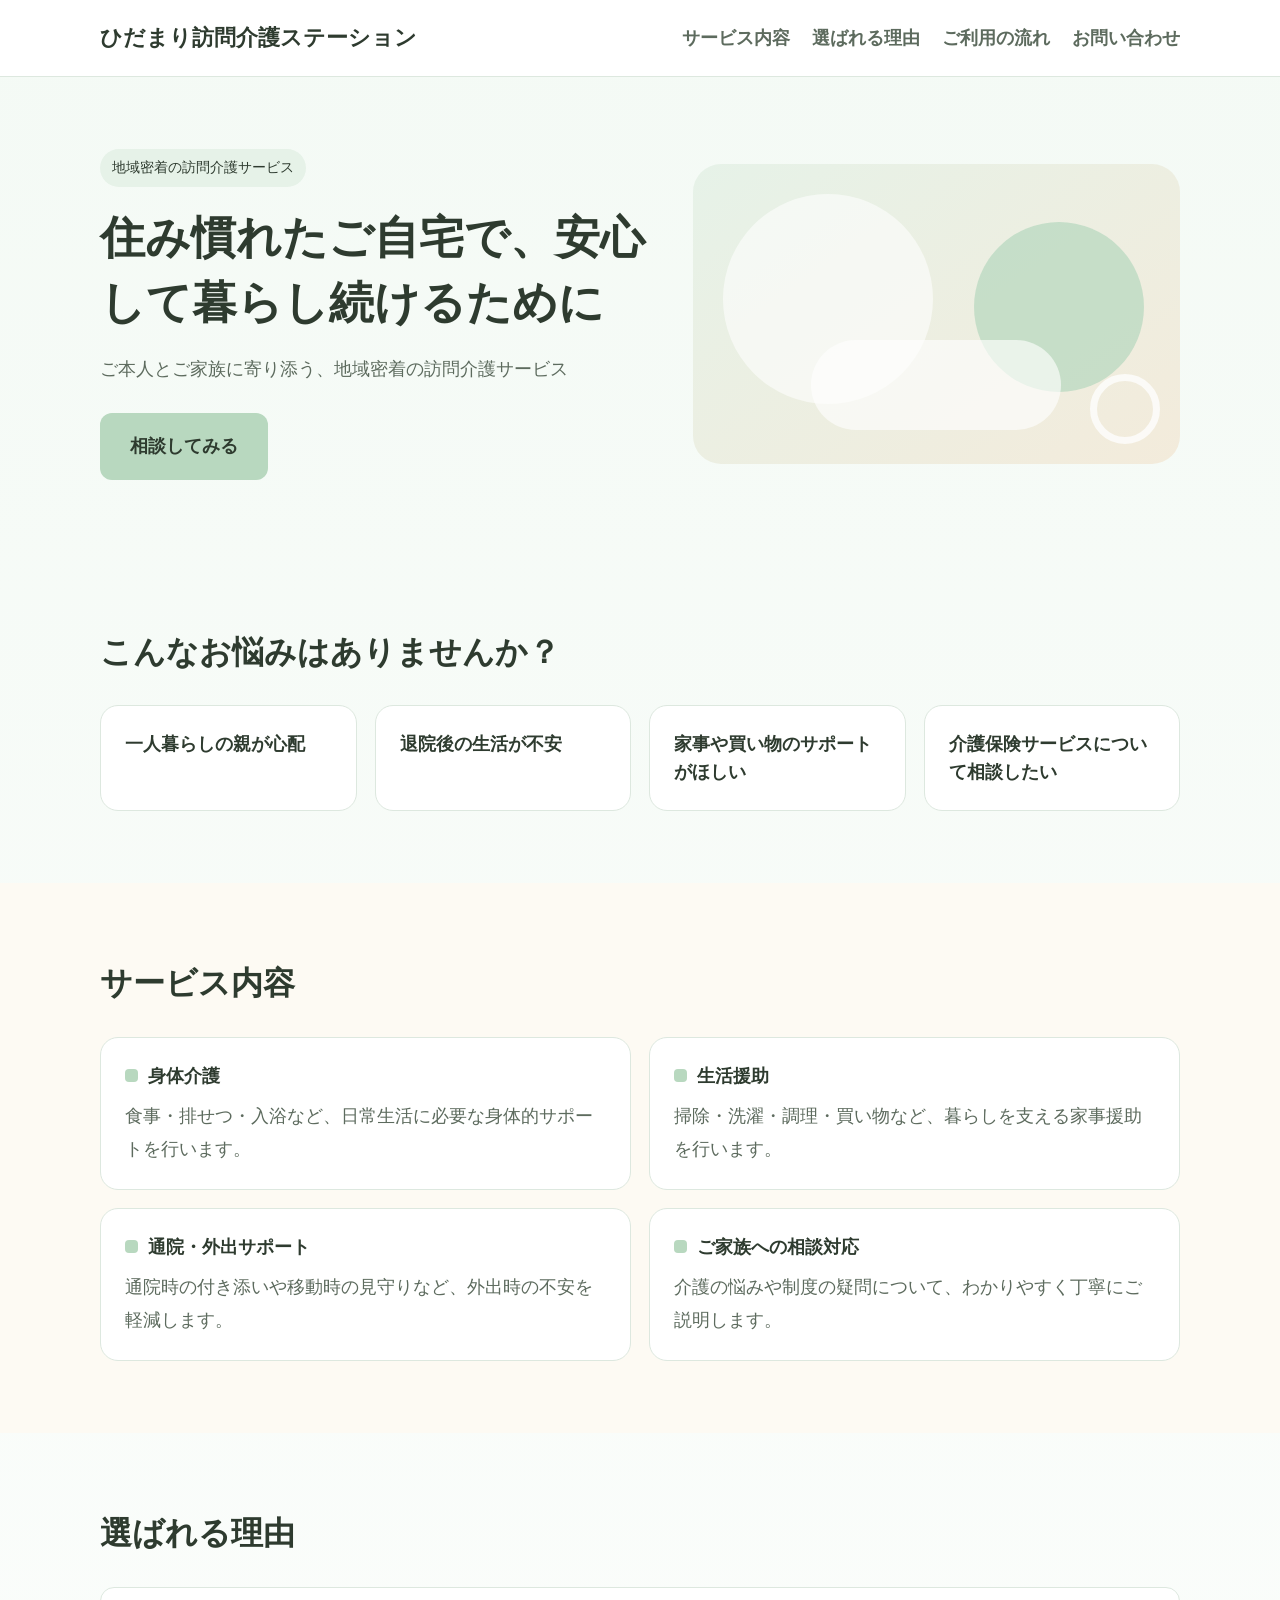
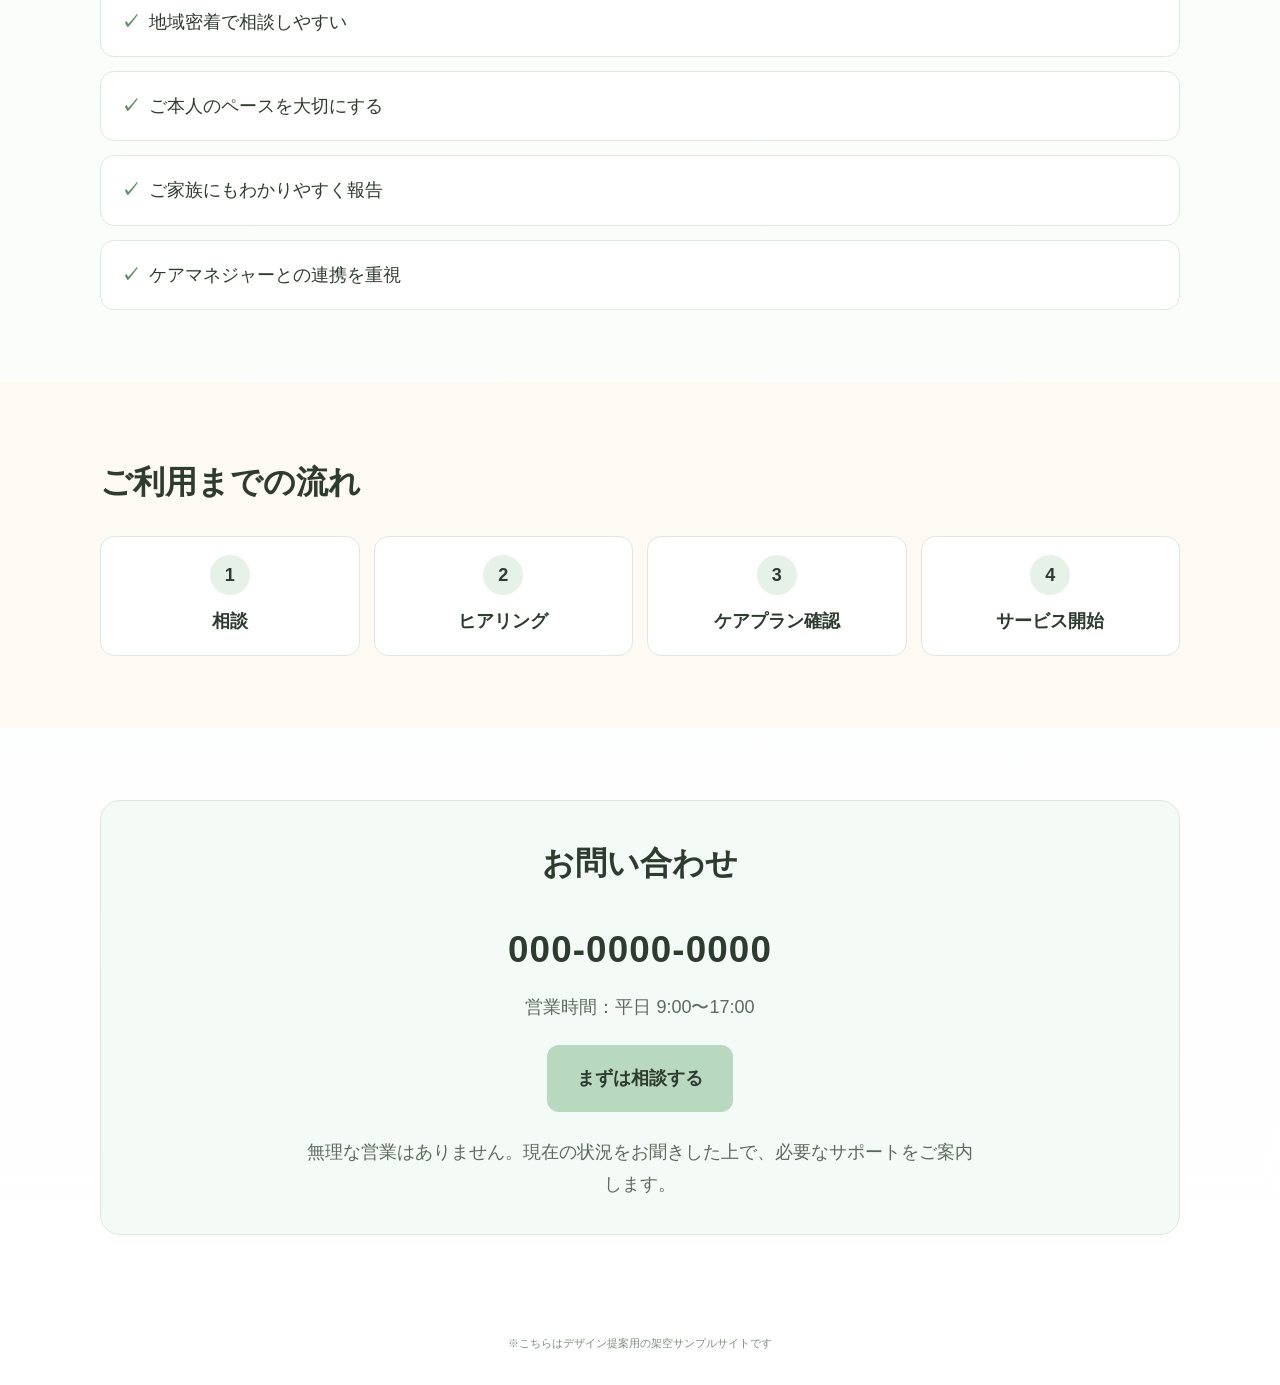
<file: index.html>
<!doctype html>
<html lang="ja">
  <head>
    <meta charset="UTF-8" />
    <meta name="viewport" content="width=device-width, initial-scale=1.0" />
    <title>ひだまり訪問介護ステーション | 架空サンプルサイト</title>
    <meta
      name="description"
      content="ひだまり訪問介護ステーションの営業用デザイン提案サンプルページです。"
    />
    <link rel="stylesheet" href="style.css" />
  </head>
  <body>
    <header class="site-header" id="top">
      <div class="container nav-wrap">
        <a href="#top" class="logo" aria-label="ひだまり訪問介護ステーション トップへ">ひだまり訪問介護ステーション</a>
        <button class="menu-toggle" id="menuToggle" aria-expanded="false" aria-controls="globalNav">メニュー</button>
        <nav id="globalNav" class="global-nav" aria-label="グローバルナビゲーション">
          <a href="#services">サービス内容</a>
          <a href="#reasons">選ばれる理由</a>
          <a href="#flow">ご利用の流れ</a>
          <a href="#contact">お問い合わせ</a>
        </nav>
      </div>
    </header>

    <main>
      <section class="hero section">
        <div class="container hero-inner">
          <div class="hero-copy">
            <p class="hero-label">地域密着の訪問介護サービス</p>
            <h1>住み慣れたご自宅で、安心して暮らし続けるために</h1>
            <p class="hero-sub">ご本人とご家族に寄り添う、地域密着の訪問介護サービス</p>
            <a class="btn" href="#contact">相談してみる</a>
          </div>
          <div class="hero-art" aria-hidden="true">
            <div class="shape shape-1"></div>
            <div class="shape shape-2"></div>
            <div class="shape shape-3"></div>
            <div class="shape shape-4"></div>
          </div>
        </div>
      </section>

      <section class="section" id="worries">
        <div class="container">
          <h2>こんなお悩みはありませんか？</h2>
          <div class="grid cards-4">
            <article class="card"><h3>一人暮らしの親が心配</h3></article>
            <article class="card"><h3>退院後の生活が不安</h3></article>
            <article class="card"><h3>家事や買い物のサポートがほしい</h3></article>
            <article class="card"><h3>介護保険サービスについて相談したい</h3></article>
          </div>
        </div>
      </section>

      <section class="section alt" id="services">
        <div class="container">
          <h2>サービス内容</h2>
          <div class="grid cards-2">
            <article class="card icon-card"><h3>身体介護</h3><p>食事・排せつ・入浴など、日常生活に必要な身体的サポートを行います。</p></article>
            <article class="card icon-card"><h3>生活援助</h3><p>掃除・洗濯・調理・買い物など、暮らしを支える家事援助を行います。</p></article>
            <article class="card icon-card"><h3>通院・外出サポート</h3><p>通院時の付き添いや移動時の見守りなど、外出時の不安を軽減します。</p></article>
            <article class="card icon-card"><h3>ご家族への相談対応</h3><p>介護の悩みや制度の疑問について、わかりやすく丁寧にご説明します。</p></article>
          </div>
        </div>
      </section>

      <section class="section" id="reasons">
        <div class="container">
          <h2>選ばれる理由</h2>
          <ul class="reason-list">
            <li>地域密着で相談しやすい</li>
            <li>ご本人のペースを大切にする</li>
            <li>ご家族にもわかりやすく報告</li>
            <li>ケアマネジャーとの連携を重視</li>
          </ul>
        </div>
      </section>

      <section class="section alt" id="flow">
        <div class="container">
          <h2>ご利用までの流れ</h2>
          <ol class="flow-list">
            <li><span>1</span>相談</li>
            <li><span>2</span>ヒアリング</li>
            <li><span>3</span>ケアプラン確認</li>
            <li><span>4</span>サービス開始</li>
          </ol>
        </div>
      </section>

      <section class="section" id="contact">
        <div class="container contact-box">
          <h2>お問い合わせ</h2>
          <p class="tel">000-0000-0000</p>
          <p class="hours">営業時間：平日 9:00〜17:00</p>
          <a class="btn" href="#top">まずは相談する</a>
          <p class="安心文">
            無理な営業はありません。現在の状況をお聞きした上で、必要なサポートをご案内します。
          </p>
        </div>
      </section>
    </main>

    <footer class="site-footer">
      <small>※こちらはデザイン提案用の架空サンプルサイトです</small>
    </footer>

    <script src="script.js"></script>
  </body>
</html>
</file>
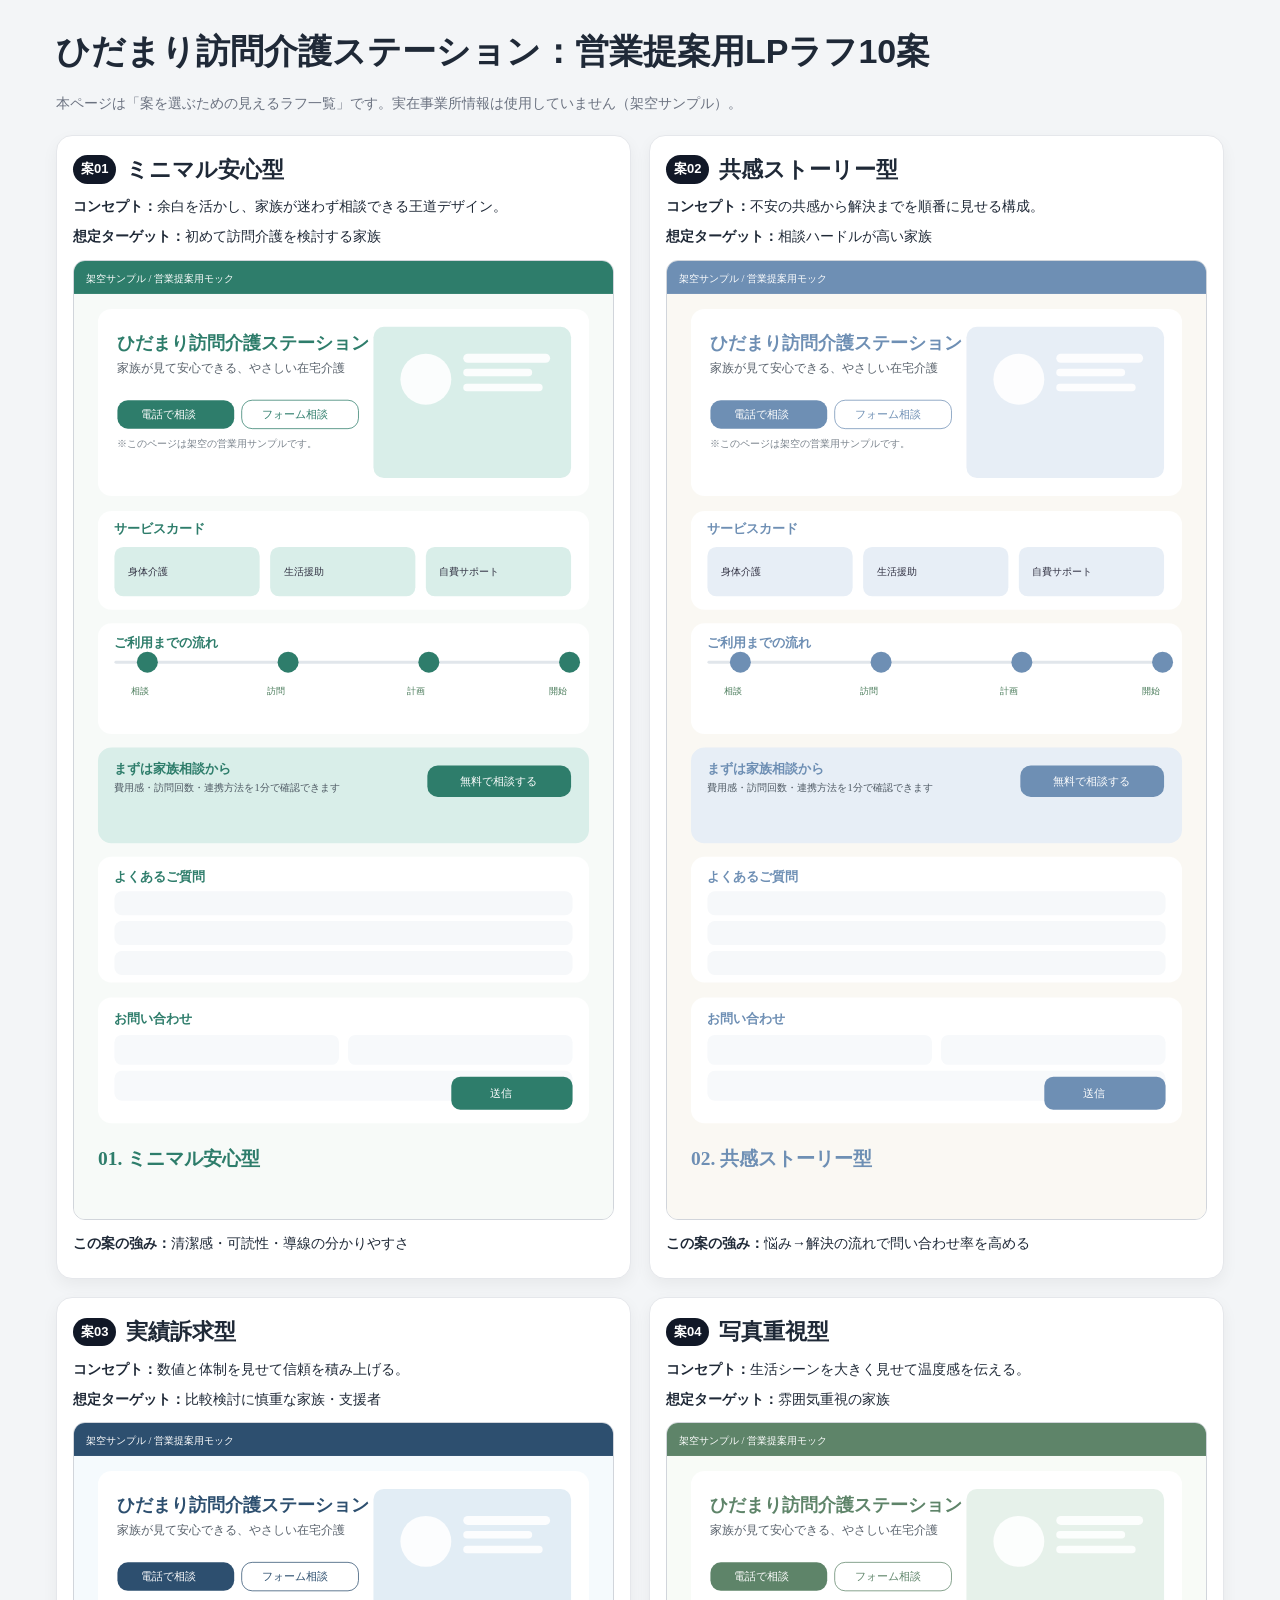
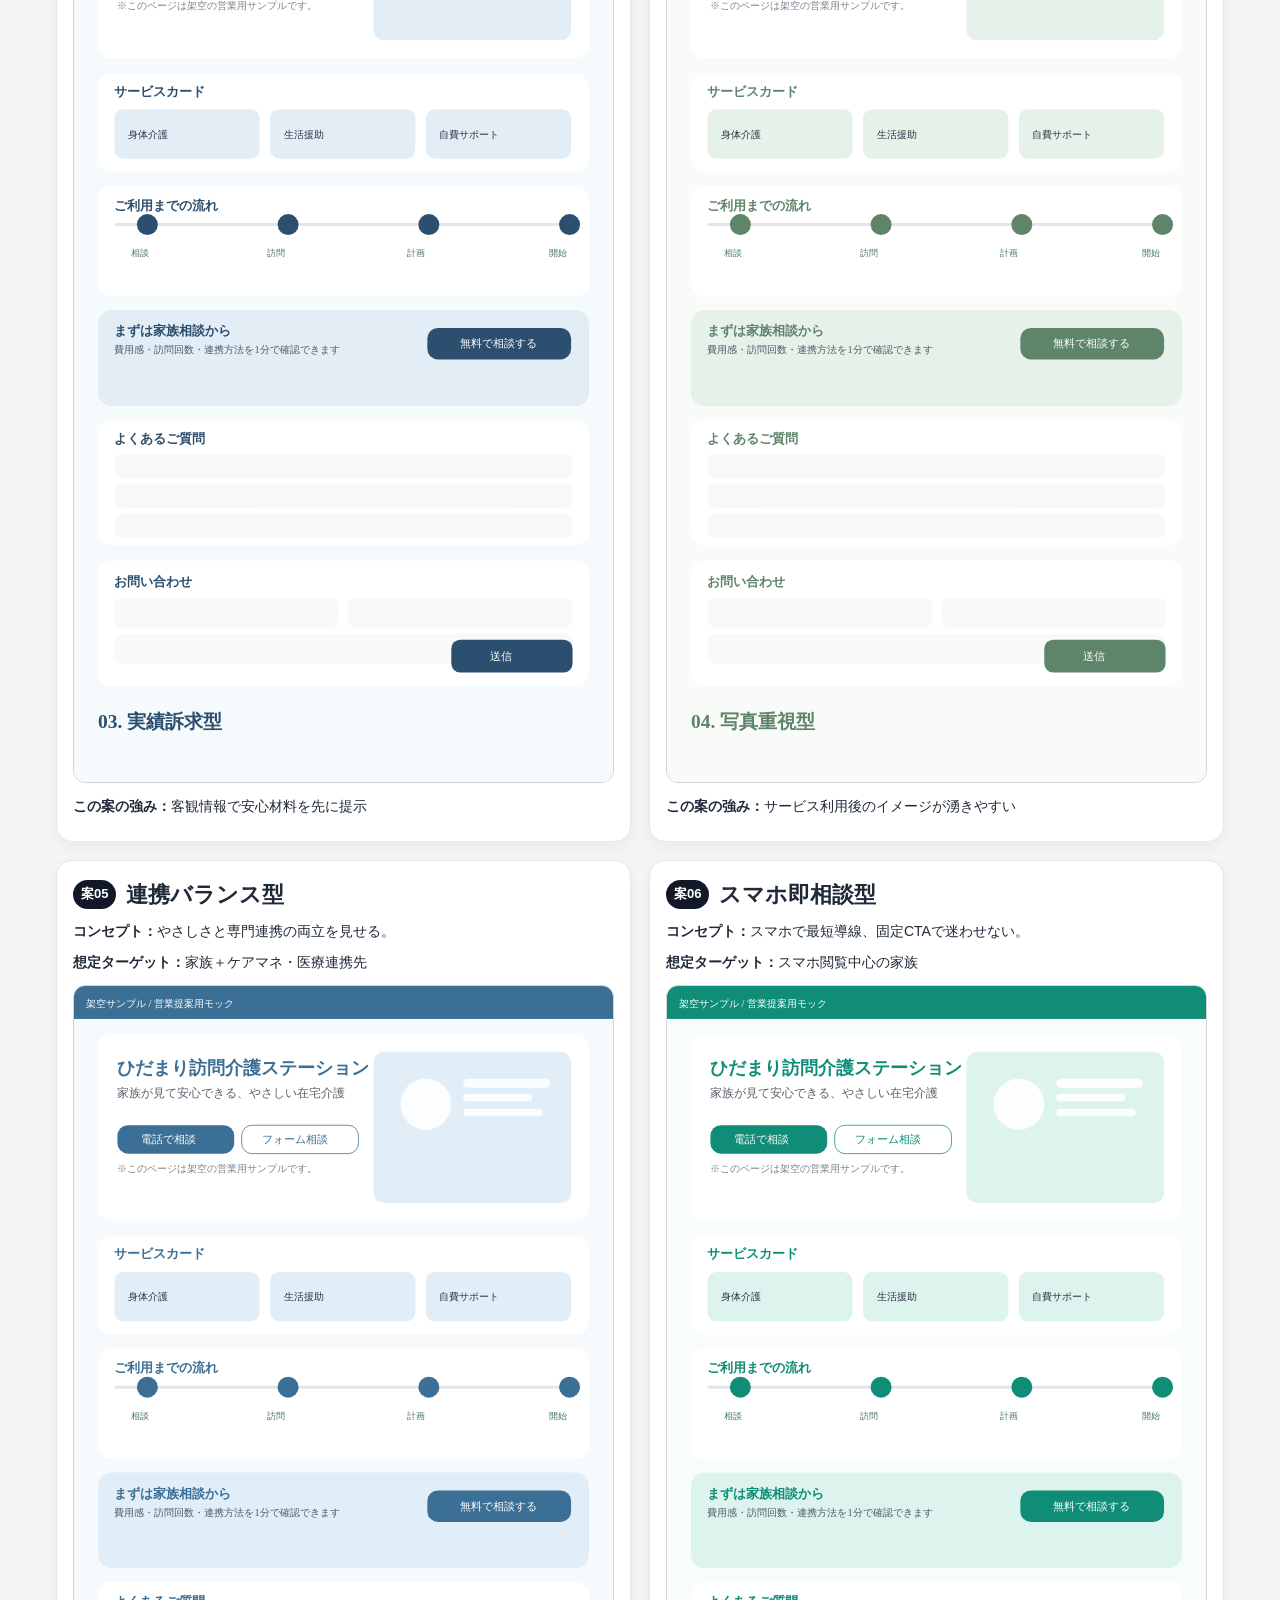
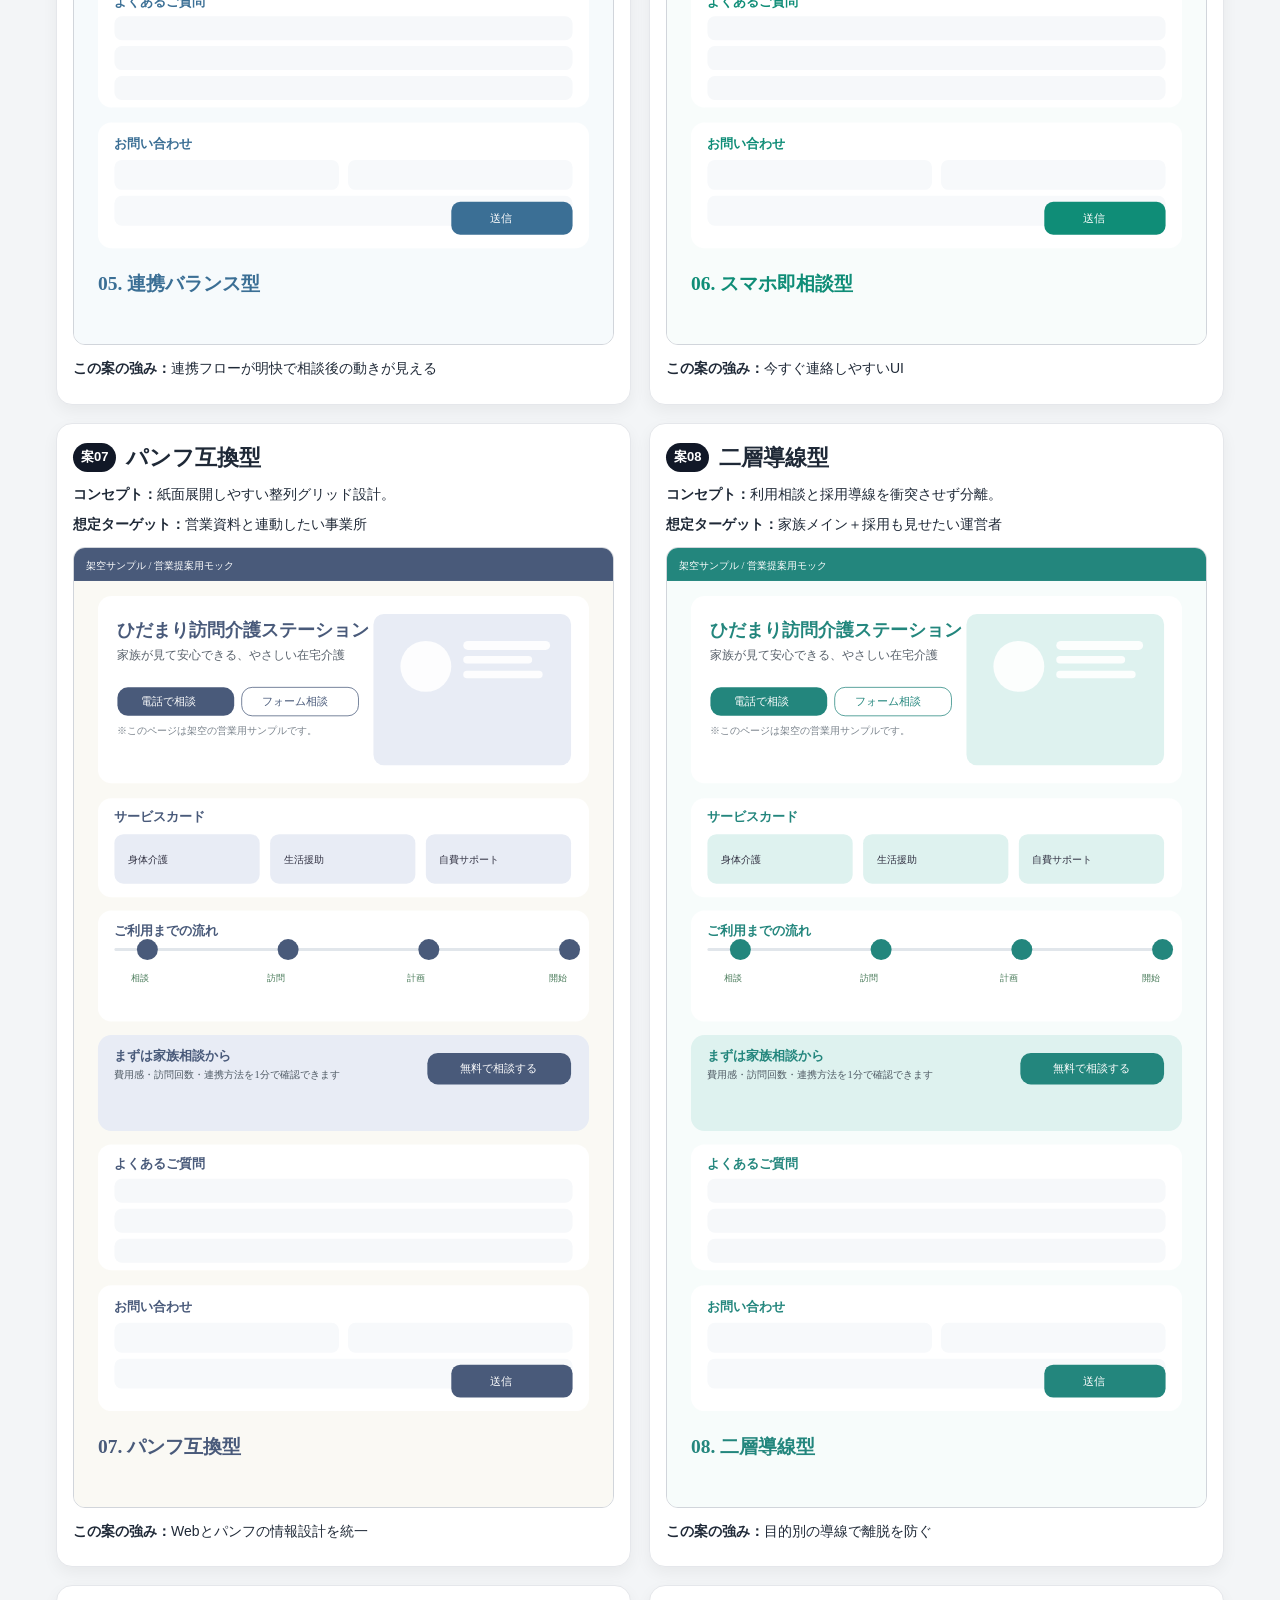
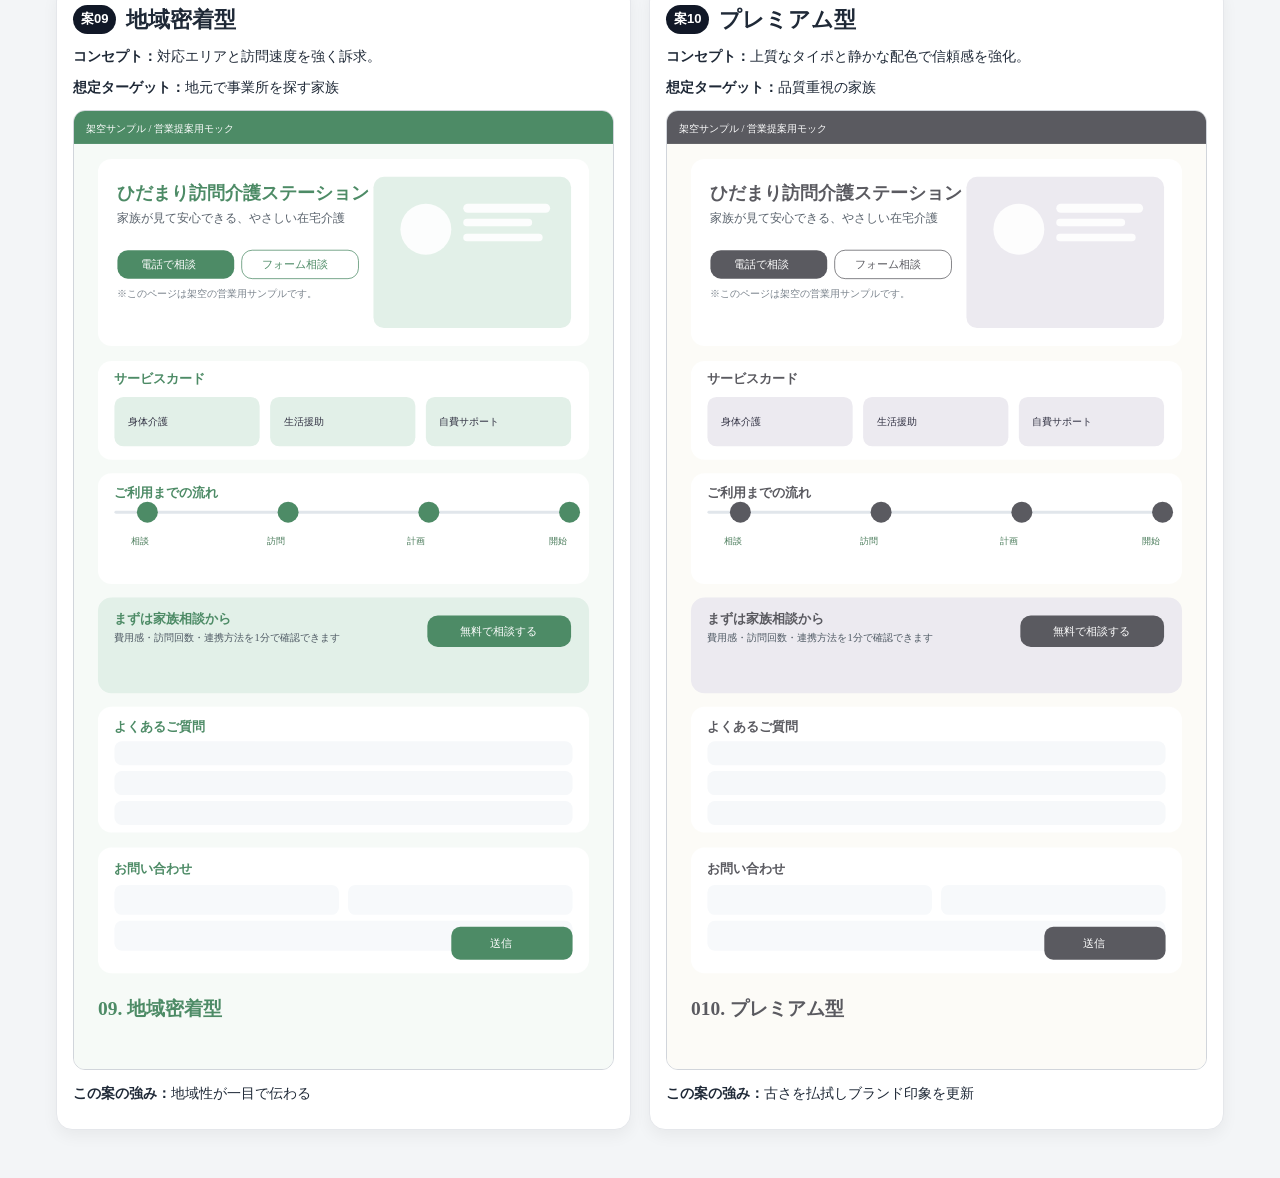
<file: design-roughs/index.html>
<!doctype html><html lang="ja"><head><meta charset="utf-8"><meta name="viewport" content="width=device-width,initial-scale=1"><title>ひだまり訪問介護ステーション LPラフ10案</title>
<style>
:root{--bg:#f3f5f7;--card:#fff;--txt:#1f2937;--muted:#6b7280;}
*{box-sizing:border-box} body{margin:0;background:var(--bg);color:var(--txt);font-family:"Hiragino Kaku Gothic ProN","Yu Gothic",sans-serif;line-height:1.6}
.wrap{max-width:1200px;margin:auto;padding:24px 16px 48px}
header{margin-bottom:20px} h1{font-size:clamp(24px,3vw,34px);margin:0 0 8px} .note{font-size:14px;color:var(--muted)}
.grid{display:grid;grid-template-columns:repeat(2,minmax(0,1fr));gap:18px}
.card{background:var(--card);border:1px solid #e5e7eb;border-radius:16px;padding:16px;box-shadow:0 6px 16px rgba(0,0,0,.05)}
.card h2{font-size:22px;margin:0 0 8px;display:flex;gap:10px;align-items:center} .num{font-size:13px;background:#111827;color:#fff;padding:4px 8px;border-radius:999px}
.card p{margin:8px 0;font-size:14px} .mock{margin:12px 0;border-radius:12px;overflow:hidden;border:1px solid #d1d5db;background:#fafafa}
.mock img{display:block;width:100%;height:auto}
@media (max-width:900px){.grid{grid-template-columns:1fr} .card h2{font-size:20px}}
</style></head><body><main class="wrap"><header><h1>ひだまり訪問介護ステーション：営業提案用LPラフ10案</h1><p class="note">本ページは「案を選ぶための見えるラフ一覧」です。実在事業所情報は使用していません（架空サンプル）。</p></header><section class="grid"><article class="card">
<h2><span class="num">案01</span>ミニマル安心型</h2>
<p><b>コンセプト：</b>余白を活かし、家族が迷わず相談できる王道デザイン。</p>
<p><b>想定ターゲット：</b>初めて訪問介護を検討する家族</p>
<div class="mock"><img src="rough_01.svg" alt="ミニマル安心型のLPビジュアルラフ"></div>
<p><b>この案の強み：</b>清潔感・可読性・導線の分かりやすさ</p>
</article>
<article class="card">
<h2><span class="num">案02</span>共感ストーリー型</h2>
<p><b>コンセプト：</b>不安の共感から解決までを順番に見せる構成。</p>
<p><b>想定ターゲット：</b>相談ハードルが高い家族</p>
<div class="mock"><img src="rough_02.svg" alt="共感ストーリー型のLPビジュアルラフ"></div>
<p><b>この案の強み：</b>悩み→解決の流れで問い合わせ率を高める</p>
</article>
<article class="card">
<h2><span class="num">案03</span>実績訴求型</h2>
<p><b>コンセプト：</b>数値と体制を見せて信頼を積み上げる。</p>
<p><b>想定ターゲット：</b>比較検討に慎重な家族・支援者</p>
<div class="mock"><img src="rough_03.svg" alt="実績訴求型のLPビジュアルラフ"></div>
<p><b>この案の強み：</b>客観情報で安心材料を先に提示</p>
</article>
<article class="card">
<h2><span class="num">案04</span>写真重視型</h2>
<p><b>コンセプト：</b>生活シーンを大きく見せて温度感を伝える。</p>
<p><b>想定ターゲット：</b>雰囲気重視の家族</p>
<div class="mock"><img src="rough_04.svg" alt="写真重視型のLPビジュアルラフ"></div>
<p><b>この案の強み：</b>サービス利用後のイメージが湧きやすい</p>
</article>
<article class="card">
<h2><span class="num">案05</span>連携バランス型</h2>
<p><b>コンセプト：</b>やさしさと専門連携の両立を見せる。</p>
<p><b>想定ターゲット：</b>家族＋ケアマネ・医療連携先</p>
<div class="mock"><img src="rough_05.svg" alt="連携バランス型のLPビジュアルラフ"></div>
<p><b>この案の強み：</b>連携フローが明快で相談後の動きが見える</p>
</article>
<article class="card">
<h2><span class="num">案06</span>スマホ即相談型</h2>
<p><b>コンセプト：</b>スマホで最短導線、固定CTAで迷わせない。</p>
<p><b>想定ターゲット：</b>スマホ閲覧中心の家族</p>
<div class="mock"><img src="rough_06.svg" alt="スマホ即相談型のLPビジュアルラフ"></div>
<p><b>この案の強み：</b>今すぐ連絡しやすいUI</p>
</article>
<article class="card">
<h2><span class="num">案07</span>パンフ互換型</h2>
<p><b>コンセプト：</b>紙面展開しやすい整列グリッド設計。</p>
<p><b>想定ターゲット：</b>営業資料と連動したい事業所</p>
<div class="mock"><img src="rough_07.svg" alt="パンフ互換型のLPビジュアルラフ"></div>
<p><b>この案の強み：</b>Webとパンフの情報設計を統一</p>
</article>
<article class="card">
<h2><span class="num">案08</span>二層導線型</h2>
<p><b>コンセプト：</b>利用相談と採用導線を衝突させず分離。</p>
<p><b>想定ターゲット：</b>家族メイン＋採用も見せたい運営者</p>
<div class="mock"><img src="rough_08.svg" alt="二層導線型のLPビジュアルラフ"></div>
<p><b>この案の強み：</b>目的別の導線で離脱を防ぐ</p>
</article>
<article class="card">
<h2><span class="num">案09</span>地域密着型</h2>
<p><b>コンセプト：</b>対応エリアと訪問速度を強く訴求。</p>
<p><b>想定ターゲット：</b>地元で事業所を探す家族</p>
<div class="mock"><img src="rough_09.svg" alt="地域密着型のLPビジュアルラフ"></div>
<p><b>この案の強み：</b>地域性が一目で伝わる</p>
</article>
<article class="card">
<h2><span class="num">案10</span>プレミアム型</h2>
<p><b>コンセプト：</b>上質なタイポと静かな配色で信頼感を強化。</p>
<p><b>想定ターゲット：</b>品質重視の家族</p>
<div class="mock"><img src="rough_10.svg" alt="プレミアム型のLPビジュアルラフ"></div>
<p><b>この案の強み：</b>古さを払拭しブランド印象を更新</p>
</article>
</section></main></body></html>
</file>
<file: style.css>
:root {
  --white: #ffffff;
  --green-50: #f4faf5;
  --green-100: #e6f2e8;
  --green-300: #b8d8bf;
  --beige-50: #fdfaf3;
  --beige-100: #f3ebdb;
  --text: #2e3b2f;
  --muted: #5d6b5e;
  --line: #dde8df;
}

* { box-sizing: border-box; }
html { scroll-behavior: smooth; }
body {
  margin: 0;
  font-family: "Hiragino Kaku Gothic ProN", "Yu Gothic", "Meiryo", sans-serif;
  color: var(--text);
  background: linear-gradient(180deg, var(--green-50), var(--white));
  line-height: 1.8;
  font-size: 18px;
}

.container { width: min(1080px, 92%); margin-inline: auto; }
.section { padding: 72px 0; }
.alt { background: var(--beige-50); }

.site-header {
  position: sticky; top: 0; z-index: 10;
  background: rgba(255,255,255,0.96);
  border-bottom: 1px solid var(--line);
}
.nav-wrap { display: flex; align-items: center; justify-content: space-between; gap: 16px; min-height: 76px; }
.logo { color: var(--text); text-decoration: none; font-weight: 700; font-size: clamp(1rem, 2.2vw, 1.35rem); }
.global-nav { display: flex; gap: 22px; }
.global-nav a { text-decoration: none; color: var(--muted); font-weight: 600; }
.global-nav a:hover { color: var(--text); }
.menu-toggle { display: none; }

.hero-inner { display: grid; grid-template-columns: 1.15fr 1fr; gap: 32px; align-items: center; }
.hero-label { display:inline-block; padding: 6px 12px; border-radius: 999px; background: var(--green-100); margin: 0 0 18px; font-size: 0.9rem; }
h1 { font-size: clamp(1.7rem, 4.3vw, 2.8rem); line-height: 1.45; margin: 0 0 18px; }
.hero-sub { color: var(--muted); margin: 0 0 28px; }

.btn {
  display: inline-block; text-decoration: none; color: var(--text); background: var(--green-300);
  padding: 15px 28px; border-radius: 12px; font-weight: 700; border: 2px solid transparent;
}
.btn:hover { background: #abd0b3; }
.btn:focus-visible { outline: none; border-color: #84b290; }

.hero-art {
  min-height: 300px; border-radius: 28px;
  background: linear-gradient(145deg, var(--green-100), var(--beige-100));
  position: relative; overflow: hidden;
}
.shape { position: absolute; border-radius: 999px; opacity: 0.9; }
.shape-1 { width: 210px; height: 210px; background: rgba(255,255,255,.65); top: 30px; left: 30px; }
.shape-2 { width: 170px; height: 170px; background: rgba(184,216,191,.8); right: 36px; top: 58px; }
.shape-3 { width: 250px; height: 90px; background: rgba(255,255,255,.7); left: 50%; transform: translateX(-50%); bottom: 34px; }
.shape-4 { width: 70px; height: 70px; border: 7px solid rgba(255,255,255,.85); right: 20px; bottom: 20px; }

h2 { font-size: clamp(1.45rem, 3vw, 2rem); margin: 0 0 24px; }
.grid { display: grid; gap: 18px; }
.cards-4 { grid-template-columns: repeat(4, 1fr); }
.cards-2 { grid-template-columns: repeat(2, 1fr); }

.card {
  background: var(--white);
  border: 1px solid var(--line);
  border-radius: 18px;
  padding: 24px;
}
.card h3 { margin: 0; font-size: 1.1rem; line-height: 1.6; }
.icon-card h3::before {
  content: "";
  display: inline-block;
  width: 13px;
  height: 13px;
  margin-right: 10px;
  border-radius: 4px;
  background: var(--green-300);
  vertical-align: baseline;
}
.icon-card p { margin: 10px 0 0; color: var(--muted); }

.reason-list { margin: 0; padding: 0; list-style: none; display: grid; gap: 14px; }
.reason-list li {
  background: var(--white); border: 1px solid var(--line); border-radius: 14px; padding: 18px 20px;
}
.reason-list li::before { content: "✓"; color: #5f8f69; font-weight: 700; margin-right: 10px; }

.flow-list { margin: 0; padding: 0; list-style: none; display: grid; grid-template-columns: repeat(4, 1fr); gap: 14px; }
.flow-list li {
  background: var(--white); border: 1px solid var(--line); border-radius: 14px;
  padding: 18px 12px; text-align: center; font-weight: 700;
}
.flow-list li span {
  display: block; width: 40px; height: 40px; margin: 0 auto 10px;
  border-radius: 50%; background: var(--green-100); line-height: 40px;
}

.contact-box {
  background: var(--green-50);
  border: 1px solid var(--line);
  border-radius: 20px;
  padding: 34px;
  text-align: center;
}
.tel { font-size: clamp(1.8rem, 4vw, 2.3rem); margin: 0 0 8px; font-weight: 700; letter-spacing: .03em; }
.hours { margin: 0 0 22px; color: var(--muted); }
.安心文 { margin: 24px auto 0; max-width: 680px; color: var(--muted); }

.site-footer { text-align: center; padding: 24px 10px 30px; color: #7f8d80; font-size: 0.83rem; }

@media (max-width: 900px) {
  body { font-size: 17px; }
  .cards-4 { grid-template-columns: repeat(2, 1fr); }
  .hero-inner { grid-template-columns: 1fr; }
  .hero-art { min-height: 240px; }
}

@media (max-width: 700px) {
  .section { padding: 56px 0; }
  .menu-toggle {
    display: inline-flex; align-items: center; justify-content: center;
    border: 1px solid var(--line); background: var(--white); border-radius: 10px;
    min-height: 42px; padding: 0 14px; font-size: 0.95rem;
  }
  .global-nav {
    position: absolute; top: 76px; left: 0; right: 0;
    background: var(--white); border-bottom: 1px solid var(--line);
    flex-direction: column; padding: 14px 4%; gap: 12px; display: none;
  }
  .global-nav.is-open { display: flex; }
  .cards-4, .cards-2, .flow-list { grid-template-columns: 1fr; }
  .contact-box { padding: 26px 20px; }
}
</file>
